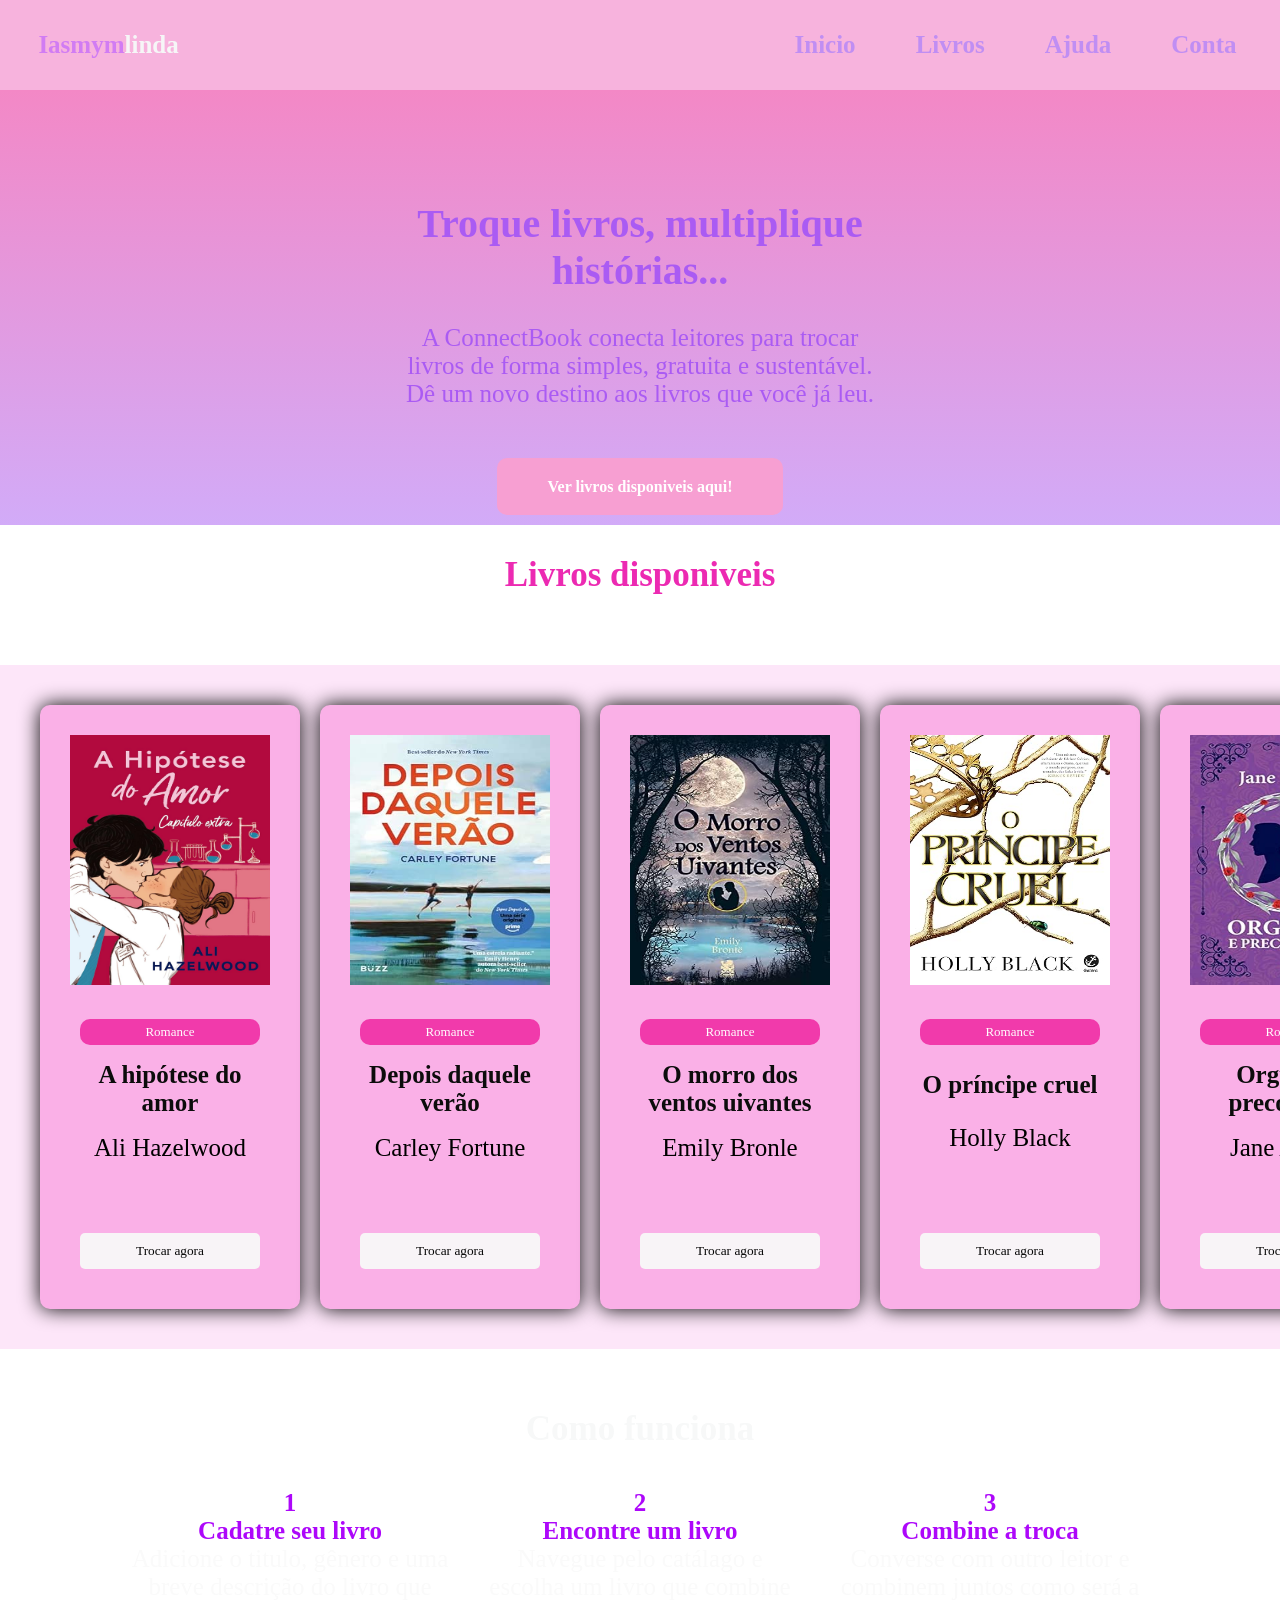
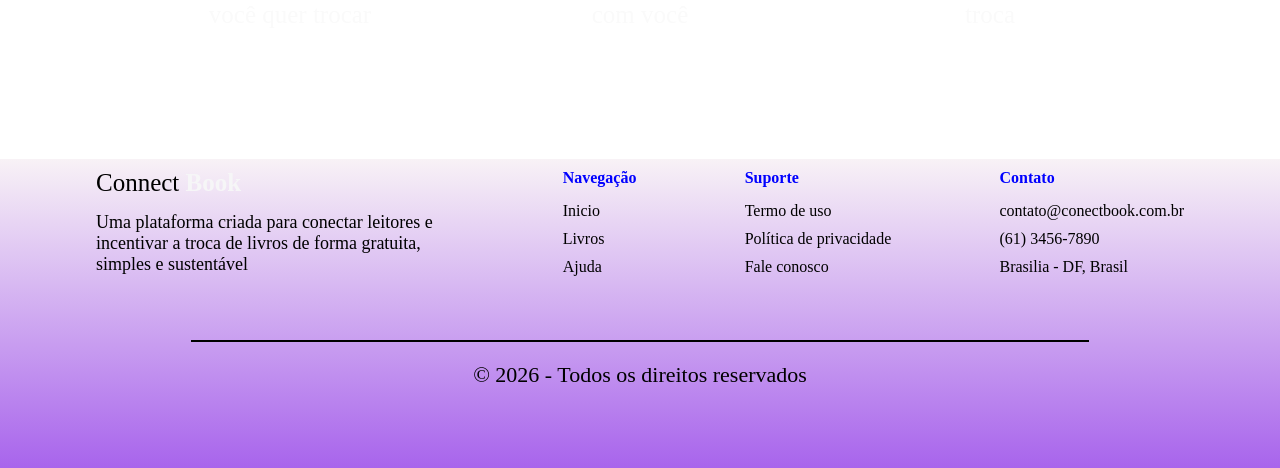
<file: index.html>
<!DOCTYPE html>
<html lang="pt-br">

<head>
    <meta charset="UTF-8">
    <meta name="viewport" content="width=device-width, initial-scale=1.0">
    <link rel="stylesheet" href="style.css">
    <title>IasmymLandia</title>
</head>

<body>
    <header>
        <div id="nome-logo">Iasmym<span>linda</span></div>
        
        <nav>
            <ul>
                <li> <a class="menu" href="#inicio"> Inicio </a> </li>
                <li> <a class="menu" href="#livros"> Livros </a></li>
                <li> <a class="menu" href="#ajuda"> Ajuda </a></li>
                <li> <a class="menu" href="login.html"> Conta </a> </li>
            </ul>
        </nav>

    </header>
    <section  class="banner-principal" id="inicio">
        <h1> Troque livros, multiplique histórias...</h1>
        <p> A  ConnectBook  conecta  leitores  para trocar livros de forma simples, gratuita e sustentável. <br> Dê um novo destino aos livros que você já leu.</p>
        <a id="btn-ver-livros" href="livros"> Ver livros disponiveis aqui!</a>
    </section>

    <h2 class="area-titulo"> Livros disponiveis</h2>

   <section class="grade-livros" id="livros">


        <div class="card-livro">

            <img src="img/a-hipotese-do-amor.jpg" alt="foto-livro" class="foto-livro">
            <div class="info-livro">
                <span class="categoria-livro"> Romance </span>
                <h3 class="titulo-livro">A hipótese do amor</h3>
                <p>Ali Hazelwood</p>
                <button class="btn-livro"> Trocar agora </button>

            </div>

        </div>


        <div class="card-livro">

            <img src="img/depois-daquele-verao.jpg" alt="foto-livro" class="foto-livro">
            <div class="info-livro">
                <span class="categoria-livro"> Romance </span>
                <h3 class="titulo-livro">Depois daquele verão</h3>
                <p>Carley Fortune</p>
                <button class="btn-livro"> Trocar agora </button>

            </div>

        </div>

        <div class="card-livro">

            <img src="img/o-morro-dos-ventos-uivantes.jpg" alt="foto-livro" class="foto-livro">
            <div class="info-livro">
                <span class="categoria-livro"> Romance </span>
                <h3 class="titulo-livro">O morro dos ventos uivantes</h3>
                <p>Emily Bronle</p>
                <button class="btn-livro"> Trocar agora </button>

            </div>

        </div>


        <div class="card-livro">

            <img src="img/o-principe-cluel.jpg" alt="foto-livro" class="foto-livro">
            <div class="info-livro">
                <span class="categoria-livro"> Romance </span>
                <h3 class="titulo-livro">O príncipe cruel</h3>
                <p>Holly Black</p>
                <button class="btn-livro"> Trocar agora </button>

            </div>

        </div>


        <div class="card-livro">

            <img src="img/orgulho-e-preconceito.jpg" alt="foto-livro" class="foto-livro">
            <div class="info-livro">
                <span class="categoria-livro"> Romance </span>
                <h3 class="titulo-livro">Orgulho e preconceito</h3>
                <p>Jane Austen</p>
                <button class="btn-livro"> Trocar agora </button>

            </div>

        </div>


        <div class="card-livro">

            <img src="img/verity.jpg" alt="foto-livro" class="foto-livro">
            <div class="info-livro">
                <span class="categoria-livro"> Romance </span>
                <h3 class="titulo-livro">verity</h3>
                <p>Colleen Hoover</p>
                <button class="btn-livro"> Trocar agora </button>

            </div>

        </div>

   </section>

   <section class="ajuda" id="ajuda">
    <h2>Como funciona</h2>
    <div class="todos-passos"> 
        <div class="passo">
            <span class="numero-passos"> 1</span>
            <h3> Cadatre seu livro</h3>
            <p>Adicione o titulo, gênero e uma breve descrição do livro que você quer trocar</p>
        </div>


        <div class="passo">
            <span class="numero-passos"> 2</span>
            <h3> Encontre um livro</h3>
            <p>Navegue pelo catálago e escolha um livro que combine com você</p>
        </div>


        <div class="passo">
            <span class="numero-passos"> 3</span>
            <h3> Combine a troca</h3>
            <p>Converse com outro leitor e combinem juntos como será a troca</p>
        </div>


    </div>
   </section>


   <footer>
    <div class="footer-container">
        <div class="footer-coluna">
            <div class="logo">Connect <span>Book</span></div>
            <p>Uma plataforma criada para conectar leitores e incentivar a troca de livros de forma gratuita, simples e sustentável</p>
        
            <div class="footer-social">
                <a href="https://www.instagram.com/"> <i class="fa-brands fa-instagram"> </i> </a>
                <a href="#"> <i class="fa-brands fa-twitter"></i> </a>
                <a target="_blank" href="https://www.linkedin.com/in/jocieljesus/"> <i class="fa-brands fa-square-linkedin"></i> </a>
            </div>
        </div>


        <div class="footer-coluna">
            <h4>Navegação</h4>
            <ul>
                <li> <a href="#inicio">Inicio</a></li>
                <li> <a href="#livros">Livros</a></li>
                <li> <a href="#ajuda">Ajuda</a></li>
            </ul>
        </div>


        <div class="footer-coluna">
            <h4>Suporte</h4>
            <ul>
                <li> <a href="#">Termo de uso</a></li>
                <li> <a href="#">Política de privacidade</a></li>
                <li> <a href="#">Fale conosco</a></li>
            </ul>
        </div>


        <div class="footer-coluna">
            <h4>Contato</h4>
            <ul>
                <li> contato@conectbook.com.br</li>
                <li> (61) 3456-7890</li>
                <li> Brasilia - DF, Brasil</li>
            </ul>
        </div>

    </div>

    <hr class="footer-linha">
    <p class="footer-copy"> &copy; 2026 - Todos os direitos reservados</p>

   </footer>
</body>

</html>
</file>
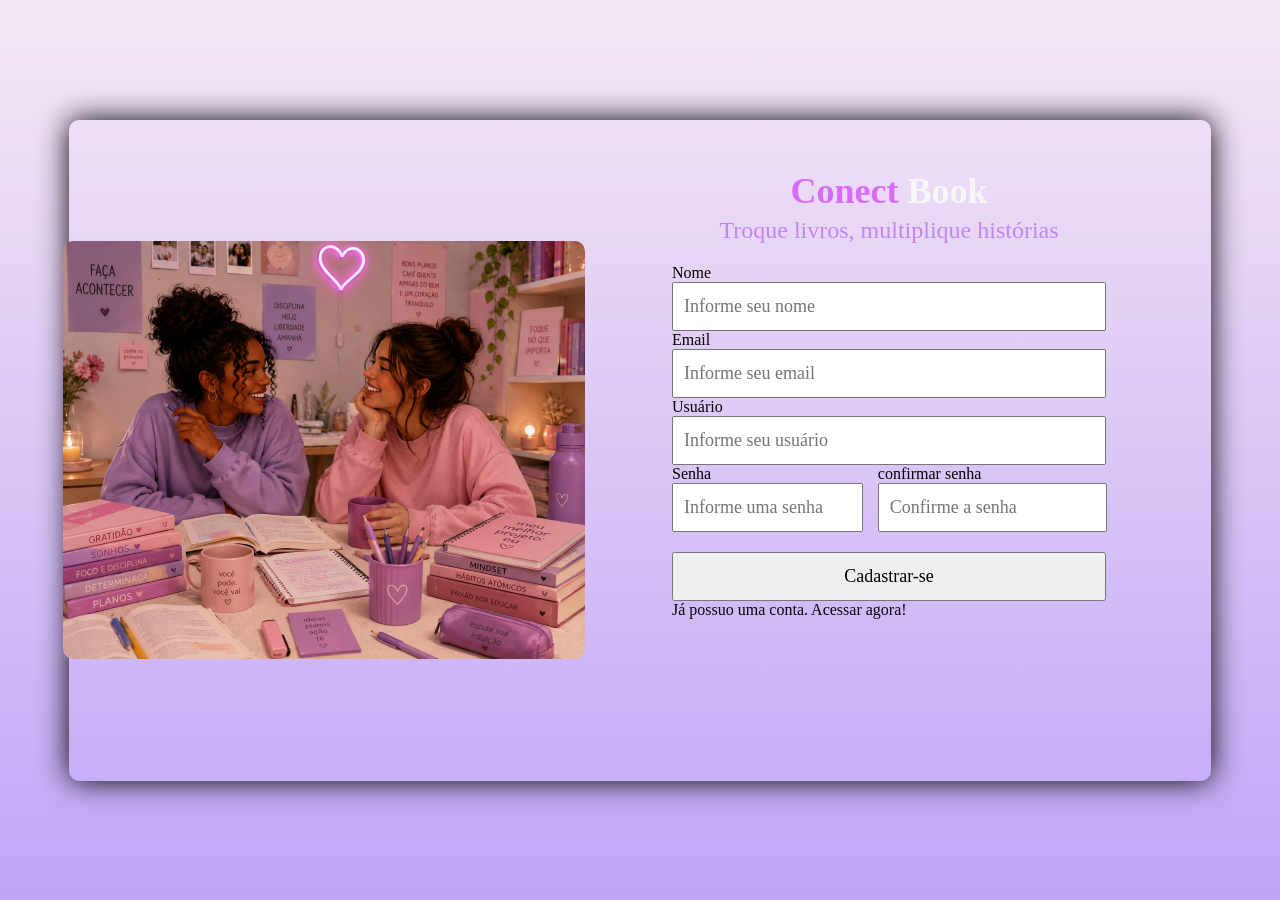
<file: cadastro.html>
<!DOCTYPE html>
<html lang="en">
<head>
    <meta charset="UTF-8">
    <meta name="viewport" content="width=device-width, initial-scale=1.0">
    <link rel="stylesheet" href="cadastro.css">
    <title>Document</title>
</head>
<body>
    <main>

        <section class="sessao-imagem">
            <img src="img/imagem-login.png" alt="Amigas numa livraria">
        </section>

        <section class="sessao-login">

            <div class="area-titulo tt2">

                <h1>Conect <span>Book</span></h1>
                <h2>Troque livros, multiplique histórias</h2>

            </div>


            <form action="#" method="post" id="form-cadastro">

                <label for="nome">Nome</label>
                <input type="text" id="nome" placeholder="Informe seu nome" required>

                <label for="email">Email</label>
                <input type="email" id="email" placeholder="Informe seu email" required>

                <label for="usuario">Usuário</label>
                <input type="text" id="usuario" placeholder="Informe seu usuário" required>

              <div class="senhas">

                <div>
                    <label for="senha"> Senha </label>
                    <input type="password" id="senha" placeholder="Informe uma senha" required>
                </div>

                <div>
                    <label for="confirmar-senha"> confirmar senha </label>
                    <input type="password" id="confirmar-senha" placeholder="Confirme a senha" required>
                </div>

              </div>

                

                <button id="btn-acessar">Cadastrar-se</button>
                <a href="login.html" id="nao-possui-conta">Já possuo uma conta. Acessar agora!</a>
               

            </form>

        </section>

    </main>
    
</body>
</html>
</file>
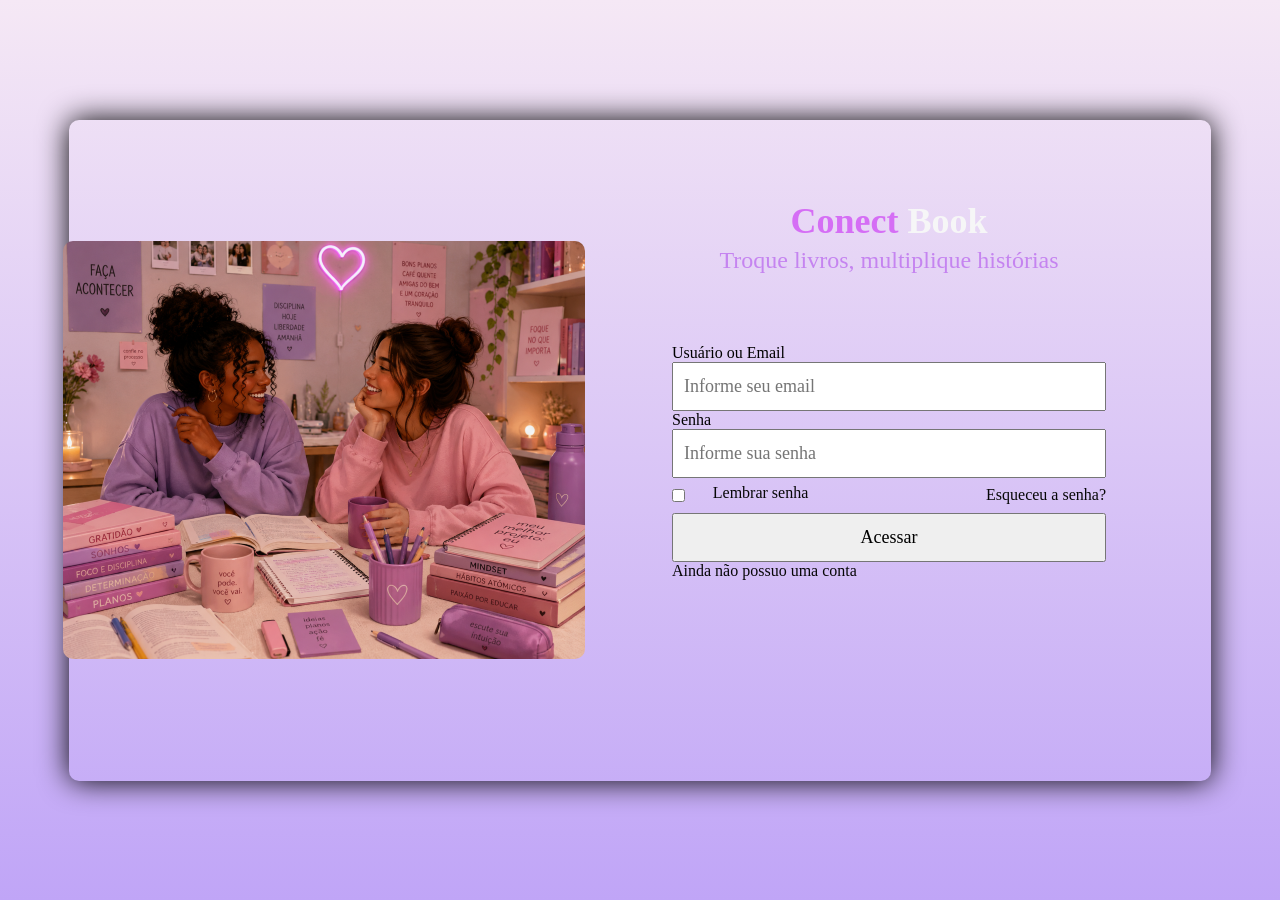
<file: login.html>
<!DOCTYPE html>
<html lang="en">
<head>
    <meta charset="UTF-8">
    <meta name="viewport" content="width=device-width, initial-scale=1.0">
    <link rel="stylesheet" href="login.css">
    <title>Document</title>
</head>
<body>
    <main>

        <section class="sessao-imagem">
            <img src="img/imagem-login.png" alt="Amigas numa livraria">
        </section>

        <section class="sessao-login">

            <div class="area-titulo">

                <h1>Conect <span>Book</span></h1>
                <h2>Troque livros, multiplique histórias</h2>

            </div>


            <form action="#" method="post" id="form-login">

                <label for="email">Usuário ou Email</label>
                <input type="text" id="email" placeholder="Informe seu email">

                <label for="senha"> Senha </label>
                <input type="password" id="senha" placeholder="Informe sua senha">

                <div class="links-senha">

                    <input type="checkbox" id="lembrar-senha">
                    <label for="lembrar-senha">Lembrar senha</label>

                    <a href="#" id="esqueceu-senha">Esqueceu a senha?</a>

                </div>

                <button id="btn-acessar">Acessar</button>
                <a href="cadastro.html" id="nao-possui-conta">Ainda não possuo uma conta</a>

            </form>

        </section>

    </main>
    
</body>
</html>
</file>
<file: style.css>
@import url('https://fonts.googleapis.com/css2?family=Dancing+Script:wght@400..700&family=Edu+VIC+WA+NT+Hand:wght@400..700&family=Libre+Baskerville:ital,wght@0,400..700;1,400..700&display=swap');







*{
    margin: 0;

    font-family: "Edu VIC WA NT Hand", cursive;
    font-optical-sizing: auto;
    font-weight: weight;
    font-style: normal;

}


header {
    background-color: rgb(247, 179, 221);
    max-width: 100%;
    height: 10vh;
    display: flex;
    justify-content: space-between;
    color: rgb(60, 63, 63);
    align-items: center;
    font-size: 25px;
    padding: 0px 3%;
    color: rgb(209, 124, 243);  
}

#nome-logo{
    font-weight: 600;
    font-size: 25px;
}

span{
    font-weight: 900;
    font-size: 25px;
    color: rgb(246, 246, 247);
}

.menu {
    display: inline-block;
    color: rgb(192, 142, 243);
    text-decoration: none;
    padding: 5px;
    transition: 0.3s;
    font-weight: 600;
}

ul{
    display: flex;
    gap: 50px;
    list-style: none;
}

.menu:hover {
    color: rgb(249, 249, 250);
    transition: 0.2s;
    transform: scale(1.2);
   
}

.banner-principal  {
    text-align: center;
    padding: 60px 400px;
    background-image: linear-gradient(rgb(243, 136, 198),rgb(210, 171, 248));
    color: rgb(170, 91, 243);
    height: 35vh;
}

h1{
   padding-top: 50px;
   padding-bottom: 30px;
   font-size: 40px;
}

p{

    margin-bottom: 70px;
    font-size: 25px;
}

#btn-ver-livros {
    background-color: rgb(247, 159, 210);
    text-decoration: none;
    color: rgb(255, 255, 255);
    padding: 20px 50px;
    border-radius: 10px;
    font-weight: 600;

}

#btn-ver-livros:hover{
    background-color: rgb(186, 57, 236);
    border: none
}

.foto-livro{
    
    width: 200px;
    height: 250px;
}

.grade-livros{
    max-width: 100vw;
    background-color: rgb(253, 230, 249);
    margin: 0px auto;
    padding: 40px;
    display: flex;
    gap: 20px
   
}

.card-livro{
    background-color: rgb(250, 176, 231);
    width: 300px;
    text-align: center;
    border-radius: 10px;
    padding: 30px;
    box-shadow: 0px 0px 20px;
}

.area-titulo{
    text-align: center;
    color: rgb(236, 42, 178);
    font-size: 35px;
    margin-top: 30px;
    margin-bottom: 70px;
}

.info-livro{
    height: 250px;
    margin-top: 20px;
    display: flex;
    flex-direction: column;
    justify-content: space-between;
    padding: 10px;
}


.btn-livro{
    background-color: rgb(248, 244, 247);
    padding: 10px 25px;
    color: rgb(7, 7, 7);
    border: none;
    border-radius: 5px;
}

.categoria-livro{
    font-size: 13px;
    font-weight: 400;
    color: rgb(255, 254, 254);
    background-color: rgb(241, 58, 171);
    padding: 5px;
    border-radius: 10px;
}

.titulo-livro{
    font-size: 25px;
    color: rgb(12, 12, 12);
    padding: 15px 0;
}

.autores-livro{
    font-size: 16px;
    margin-bottom: 15px;
}

.ajuda{
    background-image: linear-gradient(rgb(241, 173, 243));
    padding: 60px 20px;
}

.ajuda h2{
    color: rgb(247, 248, 248);
    text-align: center;
    margin-bottom: 40px;
    font-size: 35px;
}

.todos-passos{
    display: flex;
    justify-content: center;
    max-width: 85vw;
    margin: 0 auto;
    text-align: center;
    gap: 30px;
    flex-wrap: wrap;
}

.passo{
    width: 25vw;
}

.numero-passos{
    font-size: 25px;
    color: rgb(173, 7, 250);
}

.passo h3{
    font-size: 25px;
    color: rgb(173, 7, 250);
    font-weight: 600;
}

.passo p{
    color: rgb(250, 250, 250);
}

footer{
    background-image: linear-gradient(rgb(248, 242, 246),rgb(168, 100, 236));
    color: rgb(0, 0, 0);
    padding: 10px;
}

.footer-container{
    display: flex;
    max-width: 85vw;
    margin: 0 auto;
    justify-content: space-between;
}

.logo{
    font-size: 25px;
    font-weight: 500;
}

.footer-coluna p{
    font-size: 18px ;
    margin-top: 15px;
    margin-bottom: 15px;
}
.footer-coluna{
    display: flex;
    flex-direction: column;
    max-width: 28vw;
}

.footer-coluna ul{
    display: flex;
    flex-direction: column;
    gap: 10px;
    margin-top: 15px;
    padding: 0;
}

a{
    text-decoration: none;
    color: rgb(0, 0, 0);
}

.footer-coluna h4{
    color: blue;
}

.footer-social{
    padding: 15px;
}
.footer-linha{
    max-width: 70vw;
    margin: 20px auto;
    border: 1px solid;
}

.footer-copy{
    margin-top: 20px;
    text-align: center;
    font-size: 22px;
}
 
 
.footer-social i {
    font-size: 32px;
}
 
 
.footer-social i:hover{
    color: var(--laranja-principal);
    transform: scale(1.1);
}
 
 
.footer-coluna  a:hover {
    color: var(--laranja-principal);
    font-weight: 600;
    box-sizing: border-box;
 
}
</file>
<file: cadastro.css>
@import url(login.css);

.area-titulo{
    margin-bottom: 20px;
    margin-top: 0px;
}

.senhas{
    display: flex;
    gap: 20px;
    margin-bottom: 20px;
}

.senhas input{
    width: 90%;
}
</file>
<file: login.css>
@import url(style.css);

body{
    background-image: linear-gradient(rgb(245, 232, 245), rgb(192, 165, 247));
    width: 100vw;
    height: 100vh;
    display: flex;
    justify-content: center;
    align-items: center;
}

main{
    width: 1142px;
    height: 661px;
    display: flex;
    box-shadow: 0 0 30px ;
    border-radius:10px ;
}

.sessao-imagem {
    width: 510px;
    height: 661px;
    display: flex;
    justify-content: center;
    align-items: center;
}

.sessao-imagem img{
    border-radius: 10px 
    ;
}

.sessao-login{
    height: 673px;
    width: 620px;
    display: flex;
    flex-direction: column;
    align-items: center;
    justify-content: flex-start;
}


.area-titulo{
    text-align: center;
}

.area-titulo h1, span{
    font-size: 36px;
    padding-bottom: 5px;
}

.area-titulo h1{
    color: rgb(213, 110, 245);
    font-weight: 600;
}

.area-titulo h2{
    font-size: 24px;
    color: rgb(197, 132, 240);
    font-weight: 400;
}

form{
    display: flex;
    flex-direction: column;
    width: 434px;
}

form input{
    height: 35px;
    padding: 5px 10px;
    font-size: 18px;
}

button{
    padding: 12px;
    font-size: 18px;

}

.links-senha{
    display: flex;
    align-items: center;
    justify-content: space-between;
}

.links-senha label{
    position: relative;
    right: 75px;
    bottom: 2px;
}

.links-senha label, input, a{
    color: rgb(7, 7, 7);

}

section a:hover{
    color: blue;
    font-weight: 600;   
}

#link-nao-conta{
    text-align: center;
}
</file>
